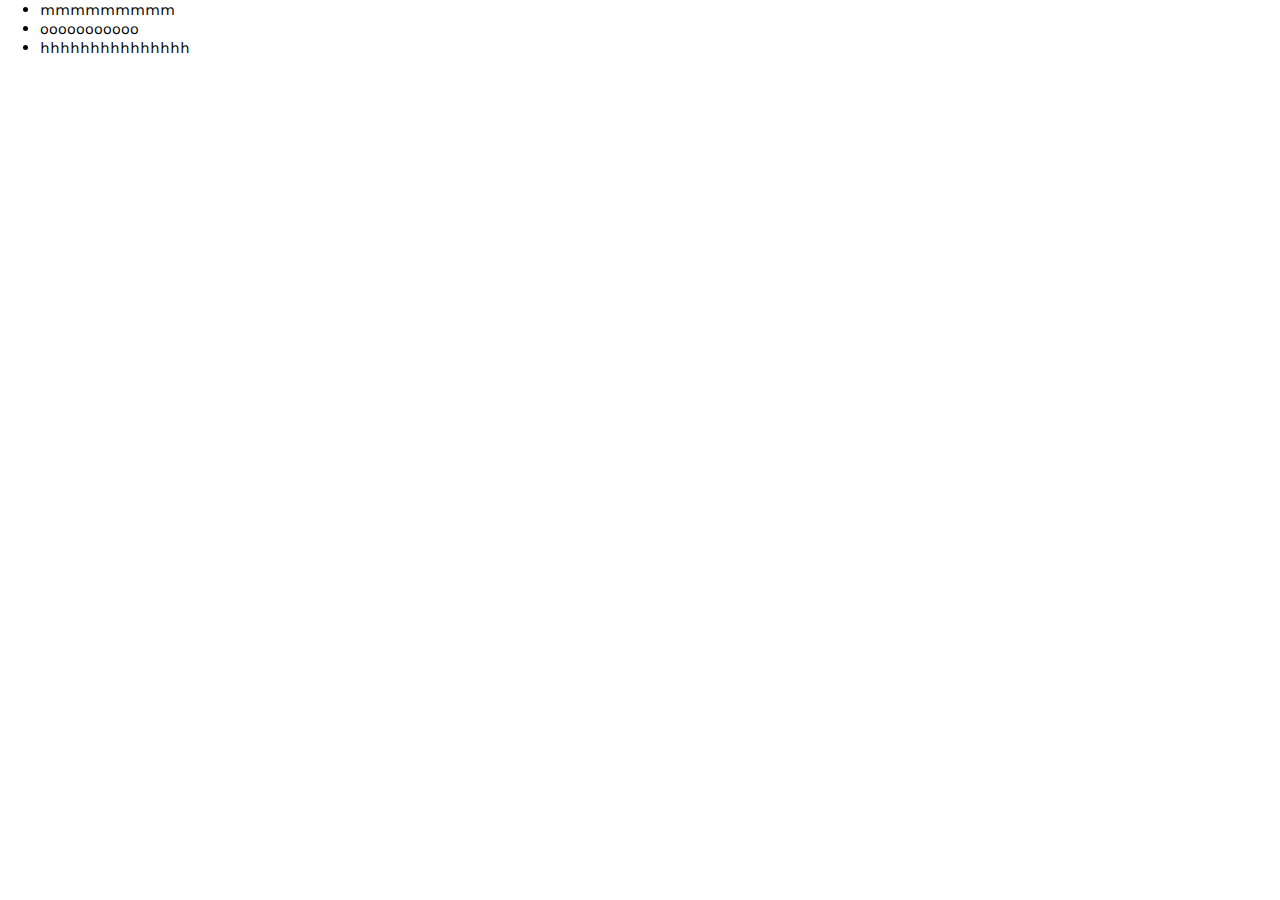
<file: index.html>
<!DOCTYPE html>
<html lang="en">
<head>
    <meta charset="UTF-8">
    <meta name="viewport" content="width=device-width, initial-scale=1.0">
    <link rel="stylesheet" href="./assets/style.css">
    <title>Login</title>
    <link rel="preconnect" href="https://fonts.googleapis.com">
    <link rel="preconnect" href="https://fonts.gstatic.com" crossorigin>
    <link href="https://fonts.googleapis.com/css2?family=Karla:ital,wght@0,200..800;1,200..800&display=swap" rel="stylesheet">
</head> 
<body><ul>
    <li>mmmmmmmmm</li>
    <li>ooooooooooo</li>
    <li>hhhhhhhhhhhhhhh</li>
</ul>
</body>
</html>
</file>
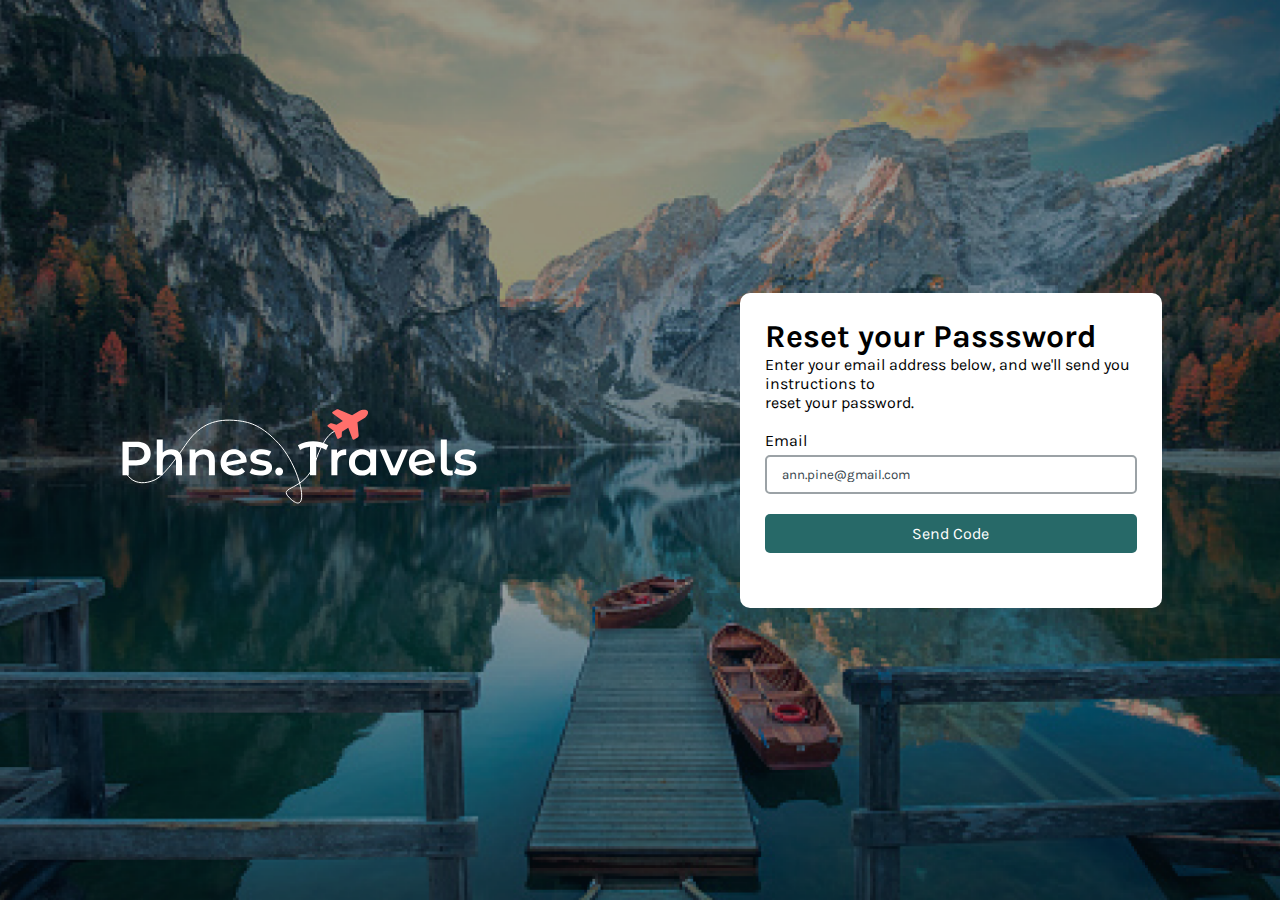
<file: Forget.html>
<!DOCTYPE html>
<html lang="en">
<head>
    <meta charset="UTF-8">
    <meta name="viewport" content="width=device-width, initial-scale=1.0">
    <title>Forget Password</title>
    <link rel="stylesheet" href="./assets/style.css">
    <link rel="preconnect" href="https://fonts.googleapis.com">
    <link rel="preconnect" href="https://fonts.gstatic.com" crossorigin>
    <link href="https://fonts.googleapis.com/css2?family=Karla:ital,wght@0,200..800;1,200..800&display=swap" rel="stylesheet">
</head>
<body>
    <div class="Forget">
        <img src="./assets/images/logo.svg" alt="" class="logo">
        <div class="reset">
            <h1>Reset your Passsword</h1>
            <p>Enter your email address below, and we'll send you instructions to <br>reset your password.</p> <br>
            <form action="">
                <p>Email</p>
                <input type="email" placeholder="ann.pine@gmail.com"> <br>
                <a href="./Verify.html" id="code" style="text-align: center;">Send Code</a>
            </form>
        </div>
    </div>
</body>
</html>
</file>
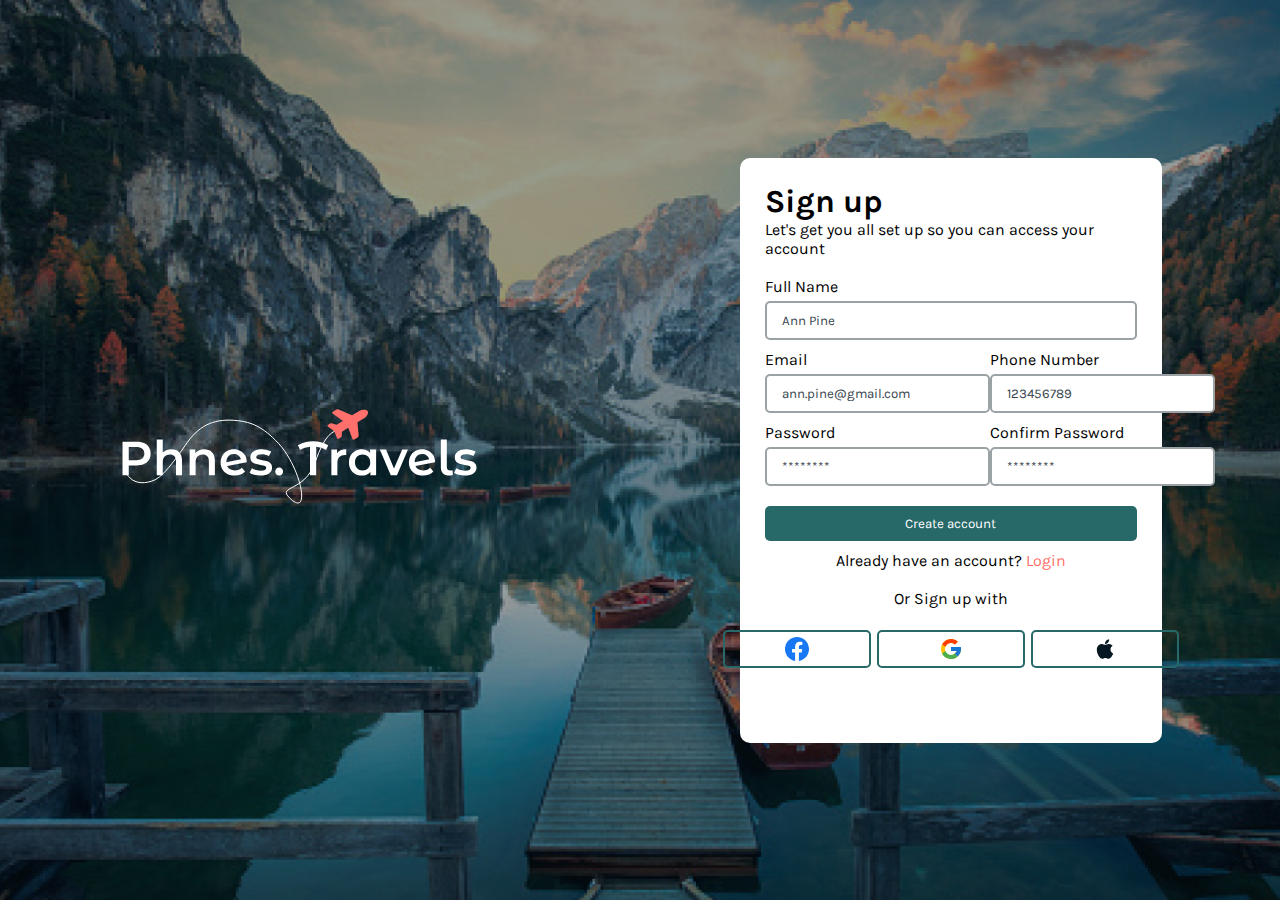
<file: signup.html>
<!DOCTYPE html>
<html lang="en">
<head>
    <meta charset="UTF-8">
    <meta name="viewport" content="width=device-width, initial-scale=1.0">
    <title>Sign up</title>
    <link rel="stylesheet" href="./assets/style.css">
    <link rel="preconnect" href="https://fonts.googleapis.com">
    <link rel="preconnect" href="https://fonts.gstatic.com" crossorigin>
    <link href="https://fonts.googleapis.com/css2?family=Karla:ital,wght@0,200..800;1,200..800&display=swap" rel="stylesheet">
</head>
<body>
    <div class="Sign">
        <img src="./assets/images/logo.svg" alt="" class="logo">
        <div class="sign">
            <h1>Sign up</h1>
            <p>Let's get you all set up so you can access your account</p> <br>
            <form action="">
                <p>Full Name</p>
                <input type="text" placeholder="Ann Pine">
                <div class="data">               
                    <div>
                        <p>Email</p>
                        <input type="email" placeholder="ann.pine@gmail.com">
                        <p>Password</p>
                        <input type="password" placeholder="********">
                    </div>
                    <div>
                        <p>Phone Number</p> 
                        <input type="number" placeholder="123456789"> 
                        <p >Confirm Password</p> 
                        <input type="password" placeholder="********">
                    </div>
                </div>
                <button type="submit">Create account</button>
            </form>
            <p style="text-align: center;">Already have an account? <a href="./index.html">Login</a></p> <br>
            <p style="text-align: center;">Or Sign up with</p> <br>
            <div class="icons">
                <img src="./assets/images/icons/facebook.svg" alt="facebook" class="facebook">
                <img src="./assets/images/icons/google.svg" alt="google" class="google">
                <img src="./assets/images/icons/apple.svg" alt="apple" class="apple" >
            </div>
        </div>
    </div>
</body>
</html>
</file>
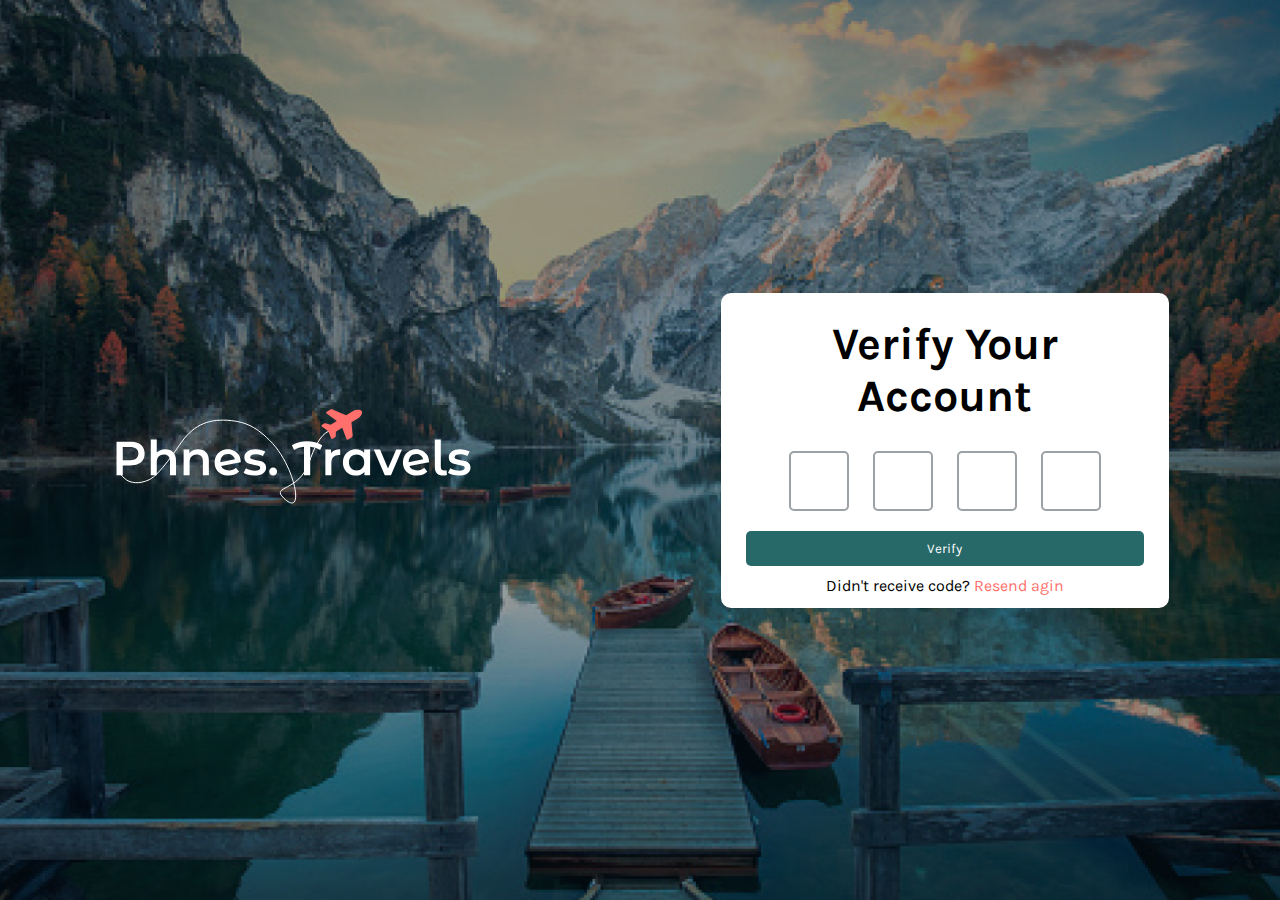
<file: Verify.html>
<!DOCTYPE html>
<html lang="en">
<head>
    <meta charset="UTF-8">
    <meta name="viewport" content="width=device-width, initial-scale=1.0">
    <title>Forget Password</title>
    <link rel="stylesheet" href="./assets/style.css">
    <link rel="preconnect" href="https://fonts.googleapis.com">
    <link rel="preconnect" href="https://fonts.gstatic.com" crossorigin>
    <link href="https://fonts.googleapis.com/css2?family=Karla:ital,wght@0,200..800;1,200..800&display=swap" rel="stylesheet">
</head>
<body>
    <div class="Verify">
        <img src="./assets/images/logo.svg" alt="" class="logo">
        <div class="verify">
            <h1>Verify Your Account</h1> <br>
            <form action="">
                <input type="text">
                <input type="text">
                <input type="text">
                <input type="text">
                <button type="submit">Verify</button>
            </form>
            <p >Didn't receive code? <a href="">Resend agin</a></p>
        </div>
    </div>
</body>
</html>
</file>
<file: assets/style.css>
*{
    margin: 0px;
    box-sizing: border-box;
    .karla-uniquifier {
        font-family: "Karla", sans-serif;
    }
    font-family: "Karla";
}
.Login,.Sign,.Verify,.Forget{
    width: 100%;
    height: 100vh;
    background-image: url(./images/bg.png);
    background-position: center;
    background-size:cover;
    display: flex;
    justify-content: space-around;
    align-items: center;
}
.login,.sign,.reset,.verify{
    background-color: #ffffff;
    padding:25px;
    border-radius: 10px;
}
.login{
    width: 33%;
    height: 60%;
}
.sign{
    width: 33%;
    height: 65%;
    .data{
        width: 100%;
        height: 40%;
        display: flex;
        justify-content: space-between;
        input{
            width: 225px;
        }
    }
}
.reset{
    width: 33%;
    height: 35%;
}
.verify{
    width: 35%;
    height: 35%;
    text-align:center ;
    h1{
        font-size:45px;
    }
    input{
        width: 60px;
        height: 60px;
        margin: 10px;
        font-size: 30px;
    }
}
a{
    color: #ff6f6b;
    text-decoration: none;
}
input{
    width: 100%;
    margin-top: 5px;
    margin-bottom: 10px;
    padding: 10px 15px;
    color:#37454d;
    border: 2px solid #9ba2a6;
    border-radius: 5px;
}
input::placeholder{
    color: #37454d;
}
input:focus{
    outline-color:#276968;
}
.checkbox{
    width: 18px;
    accent-color:#276968;
}
label{
    margin-right: 200px;
}
button,#code{
    display: inline-block;
    background-color:#276968;
    width: 100%;
    margin-top: 10px;
    margin-bottom: 10px;
    padding: 10px 15px;
    border: none;
    border-radius: 5px;
    color: white;
    cursor:pointer;
}
button:hover,#code:hover{
    opacity: 0.7;
}
.icons{
    display: flex;
    justify-content: center;
}
.facebook,.google,.apple{
    border: 2px solid #276968;
    border-radius: 5px;
    padding: 5px 60px;
    margin: 3px;
}
.facebook:hover,.google:hover,.apple:hover{
    background-color: #f0f0f0;
}
</file>
